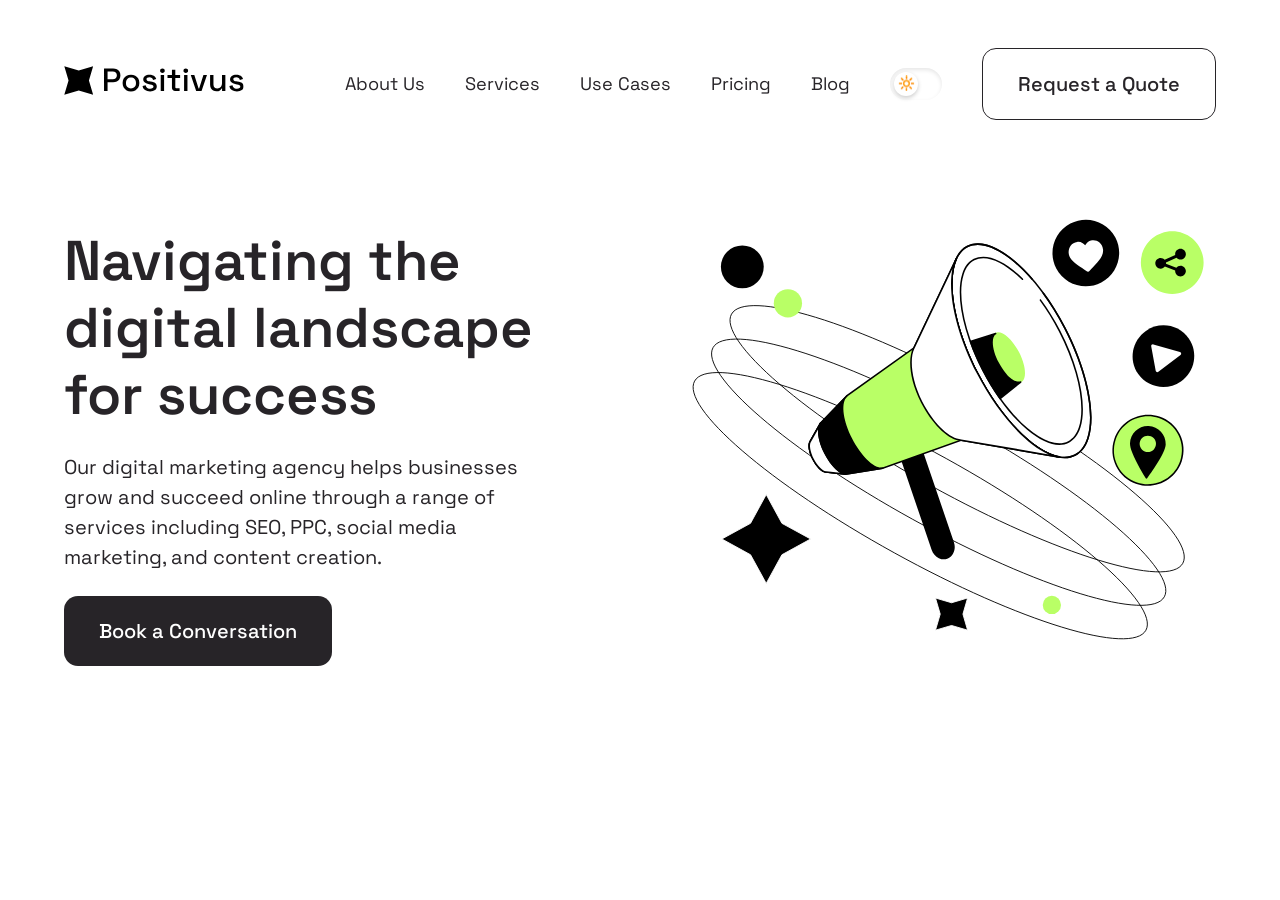
<file: ArbinBhasima/index.html>
<!doctype html>
<html lang="en">
  <head>
    <meta charset="UTF-8" />
    <meta name="viewport" content="width=device-width, initial-scale=1.0" />

    <!-- space grotesk font -->
    <link rel="preconnect" href="https://fonts.googleapis.com" />
    <link rel="preconnect" href="https://fonts.gstatic.com" crossorigin />
    <link
      href="https://fonts.googleapis.com/css2?family=Space+Grotesk:wght@300..700&display=swap"
      rel="stylesheet"
    />

    <link rel="icon" type="image/x-icon" href="./favicon.ico" />
    <link rel="stylesheet" href="./styles/style.css" />
    <script src="./scripts/script.js" defer></script>
    <title>Arbin Bhasima - Positivus</title>
  </head>
  <body>
    <!-- landing section -->
    <section class="landing-page">
      <!-- header -->
      <header class="header">
        <a href="#" class="logo-link">
          <img src="./images/full-logo.svg" alt="Positivus Logo" class="logo" />
        </a>

        <!-- desktop  nav links -->
        <nav class="desktop-nav">
          <ul class="nav-list">
            <li><a href="#" class="nav-list-item">About Us</a></li>
            <li><a href="#" class="nav-list-item">Services</a></li>
            <li><a href="#" class="nav-list-item">Use Cases</a></li>
            <li><a href="#" class="nav-list-item">Pricing</a></li>
            <li><a href="#" class="nav-list-item">Blog</a></li>

            <li>
              <button class="theme-toggle-btn theme-toggle" aria-label="Toggle theme">
                <span class="toggle-track">
                  <span class="toggle-thumb">
                    <span class="icon sun-icon">🔆</span>
                    <span class="icon moon-icon">🌙</span>
                  </span>
                </span>
              </button>

            </li>

            <li>
              <a href="#"  class="btn btn-outline">
                Request a Quote
              </a>
            </li>
          </ul>
        </nav>

        <!-- Hamburger Button -->

        <button id="btn-hamburger" class="hamburger-btn" aria-label="Open Menu">
          <span></span>
          <span></span>
          <span></span>
        </button>

        <div id="overlay" class="overlay"></div>

        <aside id="sidebar" class="sidebar-drawer">
          <button
            id="btn-sidebar-close"
            class="sidebar-close-btn"
            aria-label="Close Menu"
          >
            X
          </button>

          <nav class="sidebar-nav">
            <ul class="sidebar-nav-list">
              <li><a href="#" class="sidebar-link">About Us</a></li>
              <li><a href="#" class="sidebar-link">Services</a></li>
              <li><a href="#" class="sidebar-link">Use Cases</a></li>
              <li><a href="#" class="sidebar-link">Pricing</a></li>
              <li><a href="#" class="sidebar-link">Blog</a></li>
              <li>
                <div class="sidebar-theme-wrapper">
                  <button class="theme-toggle-btn theme-toggle" aria-label="Toggle Theme">
                    <span class="toggle-track">
                      <span class="toggle-thumb">
                        <span class="icon sun-icon">🔆</span>
                        <span class="icon moon-icon">🌙</span>
                      </span>
                    </span>
                  </button>
                </div>
              </li>
              <li>
                <a href="#" class="btn btn-outline"> 
                  Request a Quote
                </a>
              </li>
            </ul>
          </nav>
        </aside>
      </header>

      <!-- hero section -->
      <section class="hero-section">
        <div class="hero-text-container">
          <h1 class="hero-title">
            Navigating the digital landscape for success
          </h1>
          <p class="hero-description">
            Our digital marketing agency helps businesses grow and succeed
            online through a range of services including SEO, PPC, social media
            marketing, and content creation.
          </p>
          <a href="#" class="btn btn-secondary">
              Book a Conversation
          </a>
        </div>

        <div class="hero-image-container">
          <img
            src="./images/hero-image.svg"
            class="hero-image"
            alt="Marketing illustration"
          />
        </div>
      </section>
    </section>
  </body>
</html>
</file>
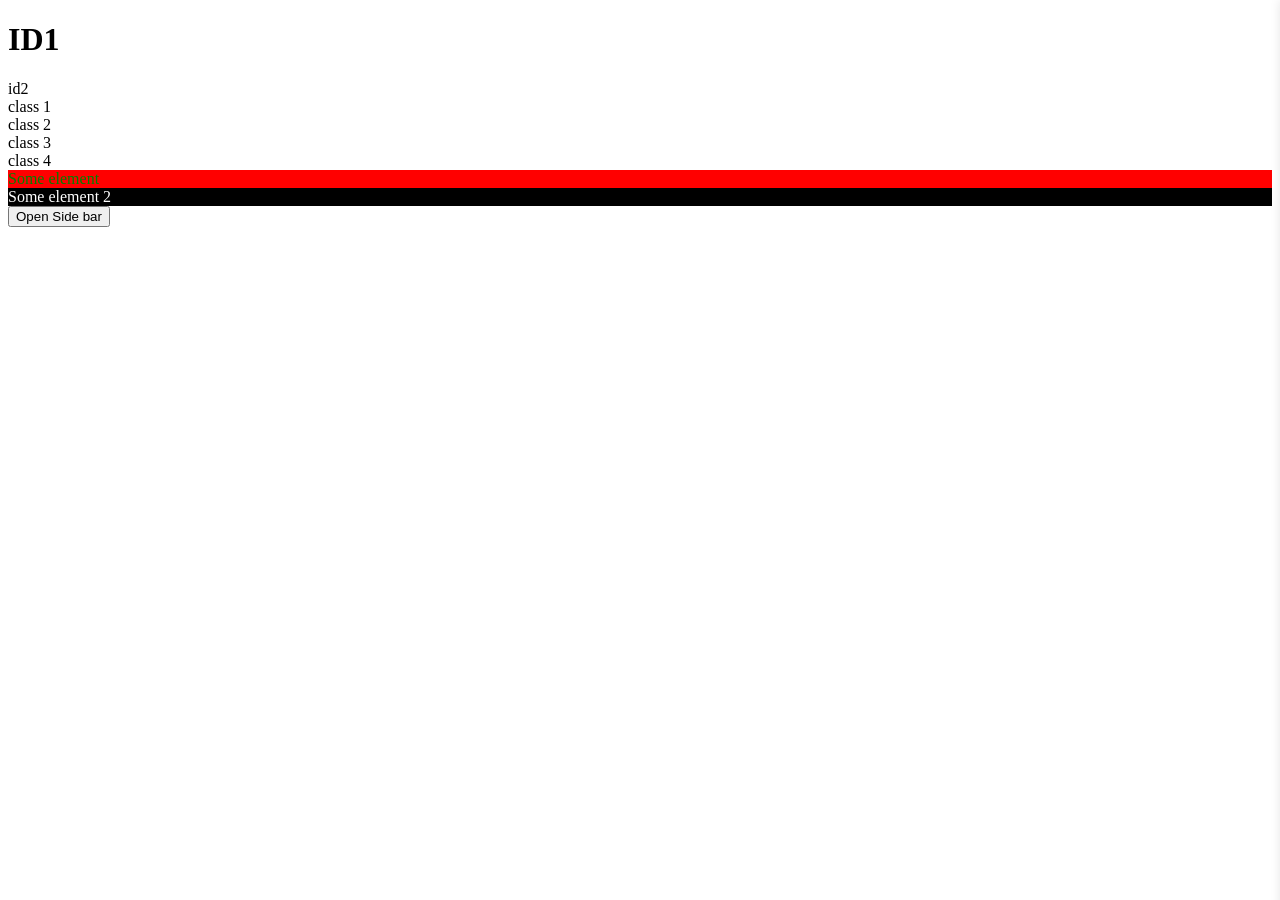
<file: day-10/index.html>
<!doctype html>
<html lang="en">
  <head>
    <meta charset="UTF-8" />
    <meta name="viewport" content="width=device-width, initial-scale=1.0" />
    <title>Document</title>
    <script defer src="./script.js"></script>
    <style>
      [data-attribute-name] {
        background-color: black;
        color: white;
      }

      [data-attribute-name="attribute-value-1"] {
        background-color: red;
        color: green;
      }

      .sidebar {
        position: fixed;
        right: 0;
        width: 300px;
        height: 100dvh;
        padding: 20px;
        border: 1px solid #e4e3e3;
        background: white;
        box-shadow: 0 0 10px rgba(0, 0, 0, 0.1);
        top: 0;
      }
      .sidebar__button {
        position: absolute;
        top: 10px;
        right: 10px;
      }

      [data-sidebar-open="false"] {
        transform: translateX(100%);
        transition: transform 0.3s ease-in-out;
      }
      [data-sidebar-open="true"] {
        transform: translateX(0);
        transition: transform 0.3s ease-in-out;
      }
    </style>
  </head>
  <body>
    <div id="id-1-selection">id1</div>
    <div id="id-2-selection">id2</div>
    <div class="class-selection">class 1</div>
    <div class="class-selection">class 2</div>
    <div class="class-selection">class 3</div>
    <div class="class-selection">class 4</div>

    <!-- Data attributes -->
    <div data-attribute-name="attribute-value-1">Some element</div>
    <div data-attribute-name="attribute-value-2">Some element 2</div>
    <button id="btn-open-sidebar">
      <span>Open Side bar</span>
    </button>

    <!-- Sidebar / SHeet -->
    <aside class="sidebar" data-sidebar-open="false">
      <h2>Sidebar</h2>
      <button id="btn-close-sidebar" class="sidebar__button">X</button>
      <p>
        Lorem ipsum dolor sit amet consectetur adipisicing elit. Quisquam
        voluptatum, quod, quia, voluptates quibusdam voluptatibus quas quibusdam
        quae quibusdam. Quisquam voluptatum, quod, quia, voluptates quibusdam
        voluptatibus quas quibusdam quae quibusdam.
      </p>
    </aside>
  </body>
</html>
</file>
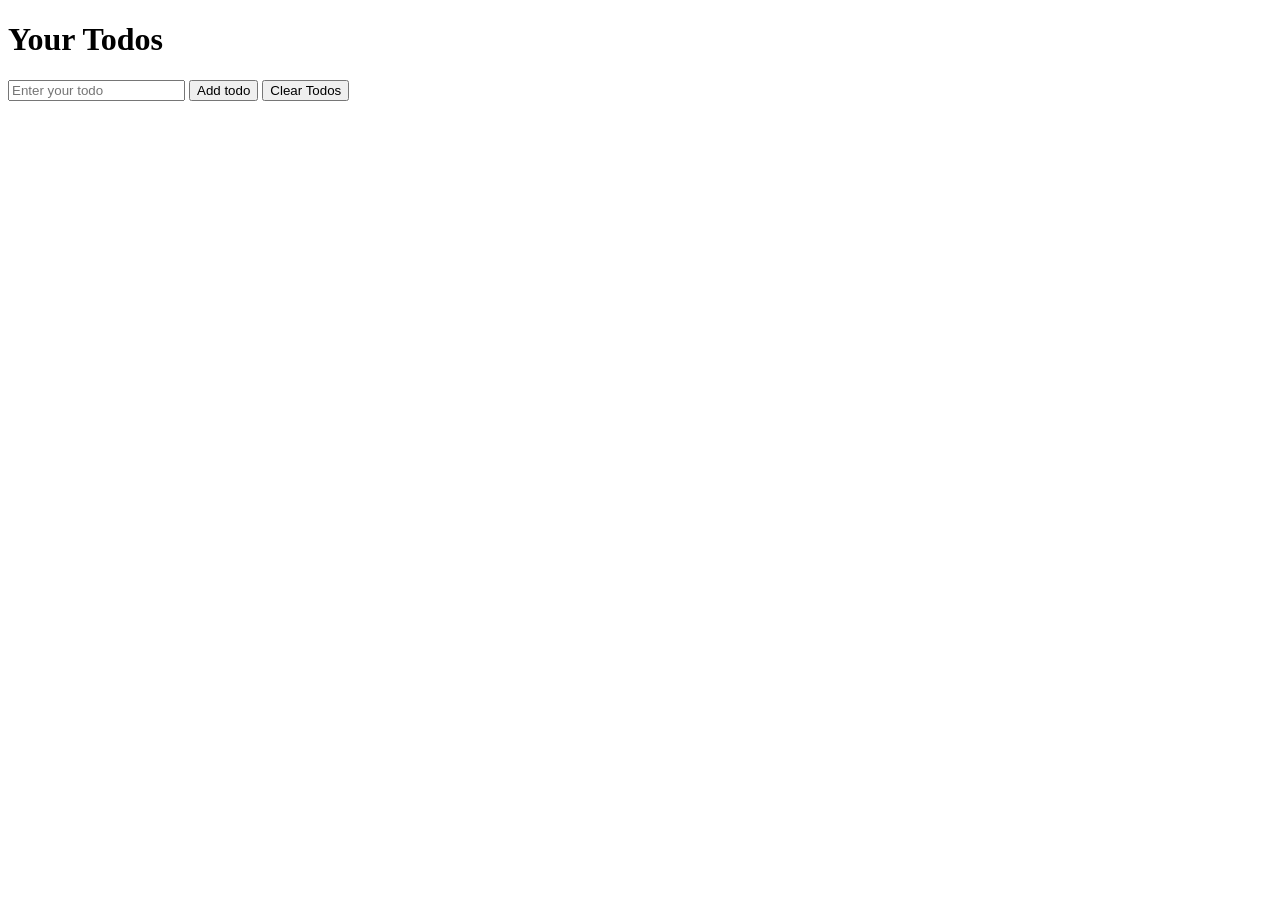
<file: day-11/index.html>
<!doctype html>
<html lang="en">
  <head>
    <meta charset="UTF-8" />
    <meta name="viewport" content="width=device-width, initial-scale=1.0" />
    <title>Document</title>
    <script type="module" defer src="./main.js"></script>
    <style>
      ul {
        list-style-type: disc;
      }
    </style>
  </head>
  <body>
    <h1>Your Todos</h1>
    <div>
      <form id="todo-form">
        <input id="todo-input" placeholder="Enter your todo" />
        <button type="submit">Add todo</button>
        <button id="clear-todos" type="button">Clear Todos</button>
      </form>
    </div>
    <ul id="todo-list">
      <!-- <li id="todo-item">
        <p>This is my todo element</p>
      </li>
      <li id="todo-item">
        <p>This is my todo element</p>
      </li>
      <li id="todo-item">
        <p>This is my todo element</p>
      </li> -->
    </ul>
  </body>
</html>
</file>
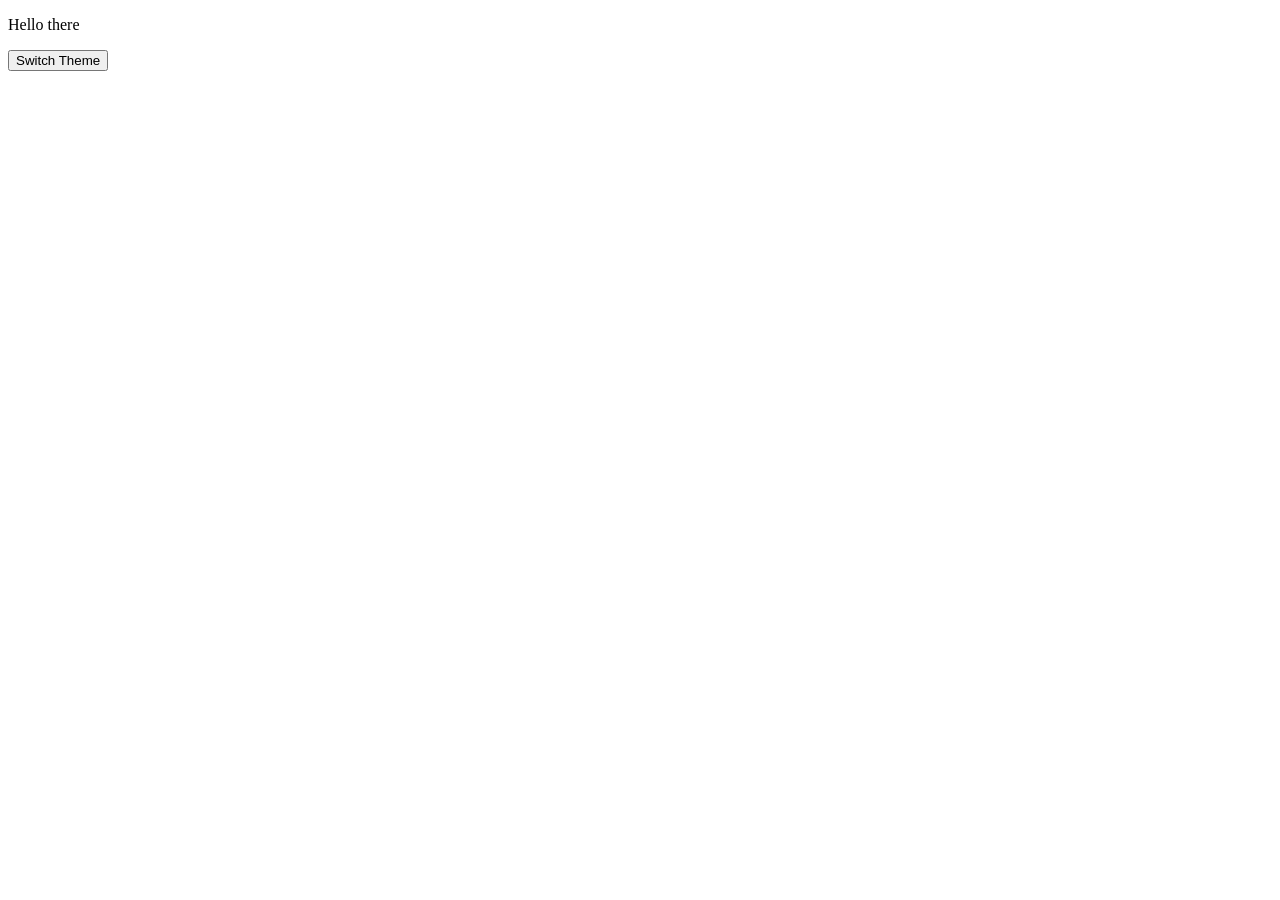
<file: day-9/index.html>
<!doctype html>
<html lang="en">
  <head>
    <meta charset="UTF-8" />
    <meta name="viewport" content="width=device-width, initial-scale=1.0" />
    <title>Document</title>
    <script defer src="./index.js"></script>
    <style>
      :root {
        --bg-primary: #fff;
        --text-primary: #000;
      }

      .dark {
        --bg-primary: #000;
        --text-primary: #fff;
      }

      body {
        background-color: var(--bg-primary);
        color: var(--text-primary);
      }
    </style>
  </head>
  <body>
    <p>Hello there</p>
    <button id="theme-switch">Switch Theme</button>
  </body>
</html>
</file>
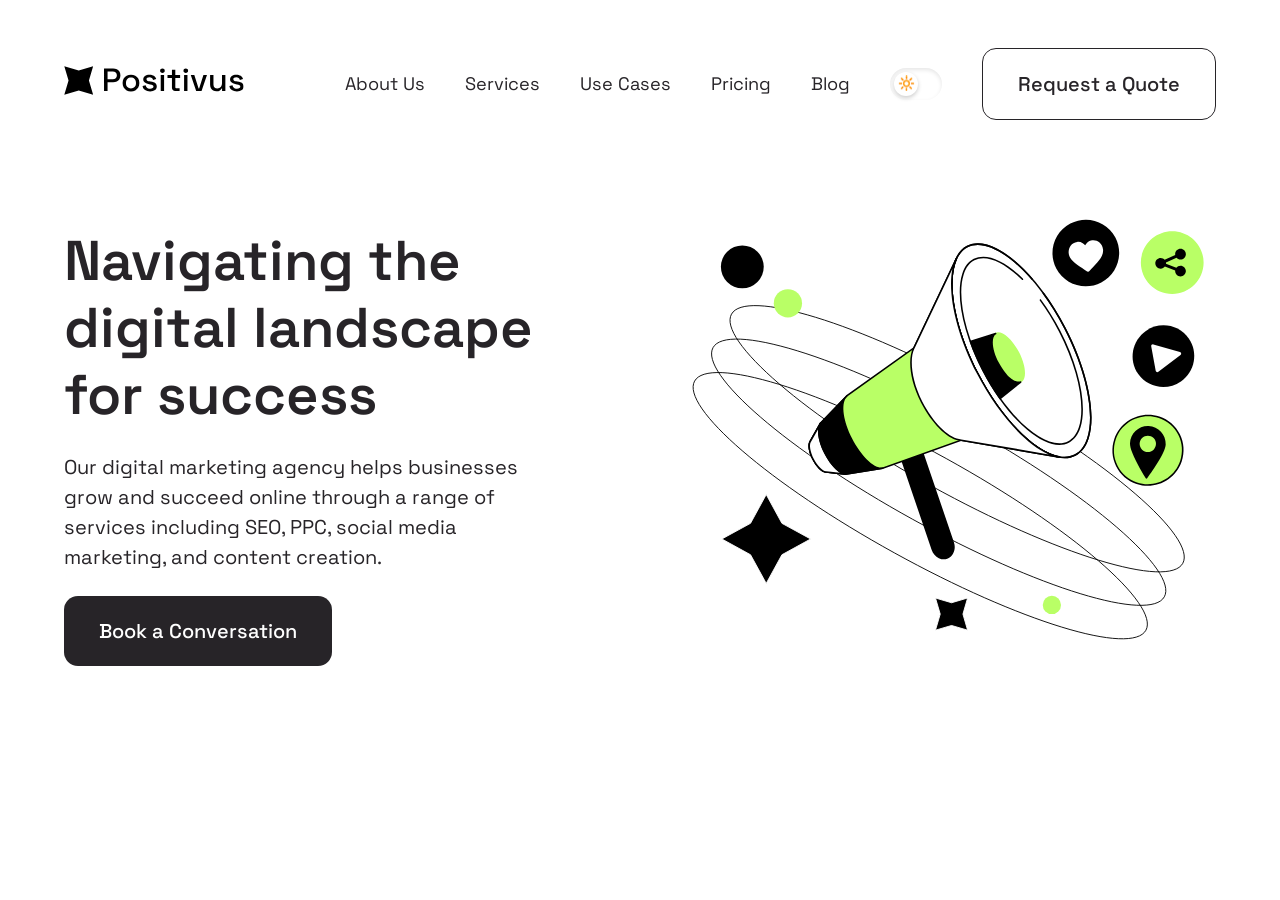
<file: ArbinBhasima/FigmaToCode/index.html>
<!doctype html>
<html lang="en">
  <head>
    <meta charset="UTF-8" />
    <meta name="viewport" content="width=device-width, initial-scale=1.0" />

    <!-- space grotesk font -->
    <link rel="preconnect" href="https://fonts.googleapis.com" />
    <link rel="preconnect" href="https://fonts.gstatic.com" crossorigin />
    <link
      href="https://fonts.googleapis.com/css2?family=Space+Grotesk:wght@300..700&display=swap"
      rel="stylesheet"
    />

    <link rel="icon" type="image/x-icon" href="./favicon.ico" />
    <link rel="stylesheet" href="./styles/style.css" />
    <script src="./scripts/script.js" defer></script>
    <title>Arbin Bhasima - Positivus</title>
  </head>
  <body class="dark-mode">
    <!-- landing section -->
    <section class="landing-page">
      <!-- header -->
      <header class="header">
        <a href="#" class="logo-link">
          <img src="./images/full-logo.svg" alt="Positivus Logo" class="logo" />
        </a>

        <!-- desktop  nav links -->
        <nav class="desktop-nav">
          <ul class="nav-list">
            <li><a href="#" class="nav-list-item">About Us</a></li>
            <li><a href="#" class="nav-list-item">Services</a></li>
            <li><a href="#" class="nav-list-item">Use Cases</a></li>
            <li><a href="#" class="nav-list-item">Pricing</a></li>
            <li><a href="#" class="nav-list-item">Blog</a></li>

            <li>
              <button class="theme-toggle-btn theme-toggle" aria-label="Toggle theme">
                <span class="toggle-track">
                  <span class="toggle-thumb">
                    <span class="icon sun-icon">🔆</span>
                    <span class="icon moon-icon">🌙</span>
                  </span>
                </span>
              </button>

            </li>

            <li>
              <a href="#"  class="btn btn-outline">
                Request a Quote
              </a>
            </li>
          </ul>
        </nav>

        <!-- Hamburger Button -->

        <button id="btn-hamburger" class="hamburger-btn" aria-label="Open Menu">
          <span></span>
          <span></span>
          <span></span>
        </button>

        <div id="overlay" class="overlay"></div>

        <aside id="sidebar" class="sidebar-drawer">
          <button
            id="btn-sidebar-close"
            class="sidebar-close-btn"va
            aria-label="Close Menu"
          >
            X
          </button>

          <nav class="sidebar-nav">
            <ul class="sidebar-nav-list">
              <li><a href="#" class="sidebar-link">About Us</a></li>
              <li><a href="#" class="sidebar-link">Services</a></li>
              <li><a href="#" class="sidebar-link">Use Cases</a></li>
              <li><a href="#" class="sidebar-link">Pricing</a></li>
              <li><a href="#" class="sidebar-link">Blog</a></li>
              <li>
                <div class="sidebar-theme-wrapper">
                  <button class="theme-toggle-btn theme-toggle" aria-label="Toggle Theme">
                    <span class="toggle-track">
                      <span class="toggle-thumb">
                        <span class="icon sun-icon">🔆</span>
                        <span class="icon moon-icon">🌙</span>
                      </span>
                    </span>
                  </button>
                </div>
              </li>
              <li>
                <a href="#" class="btn btn-outline"> 
                  Request a Quote
                </a>
              </li>
            </ul>
          </nav>
        </aside>
      </header>

      <!-- hero section -->
      <section class="hero-section">
        <div class="hero-text-container">
          <h1 class="hero-title">
            Navigating the digital landscape for success
          </h1>
          <p class="hero-description">
            Our digital marketing agency helps businesses grow and succeed
            online through a range of services including SEO, PPC, social media
            marketing, and content creation.
          </p>
          <a href="#" class="btn btn-secondary">
              Book a Conversation
          </a>
        </div>

        <div class="hero-image-container">
          <img
            src="./images/hero-image.svg"
            class="hero-image"
            alt="Marketing illustration"
          />
        </div>
      </section>
    </section>
  </body>
</html>
</file>
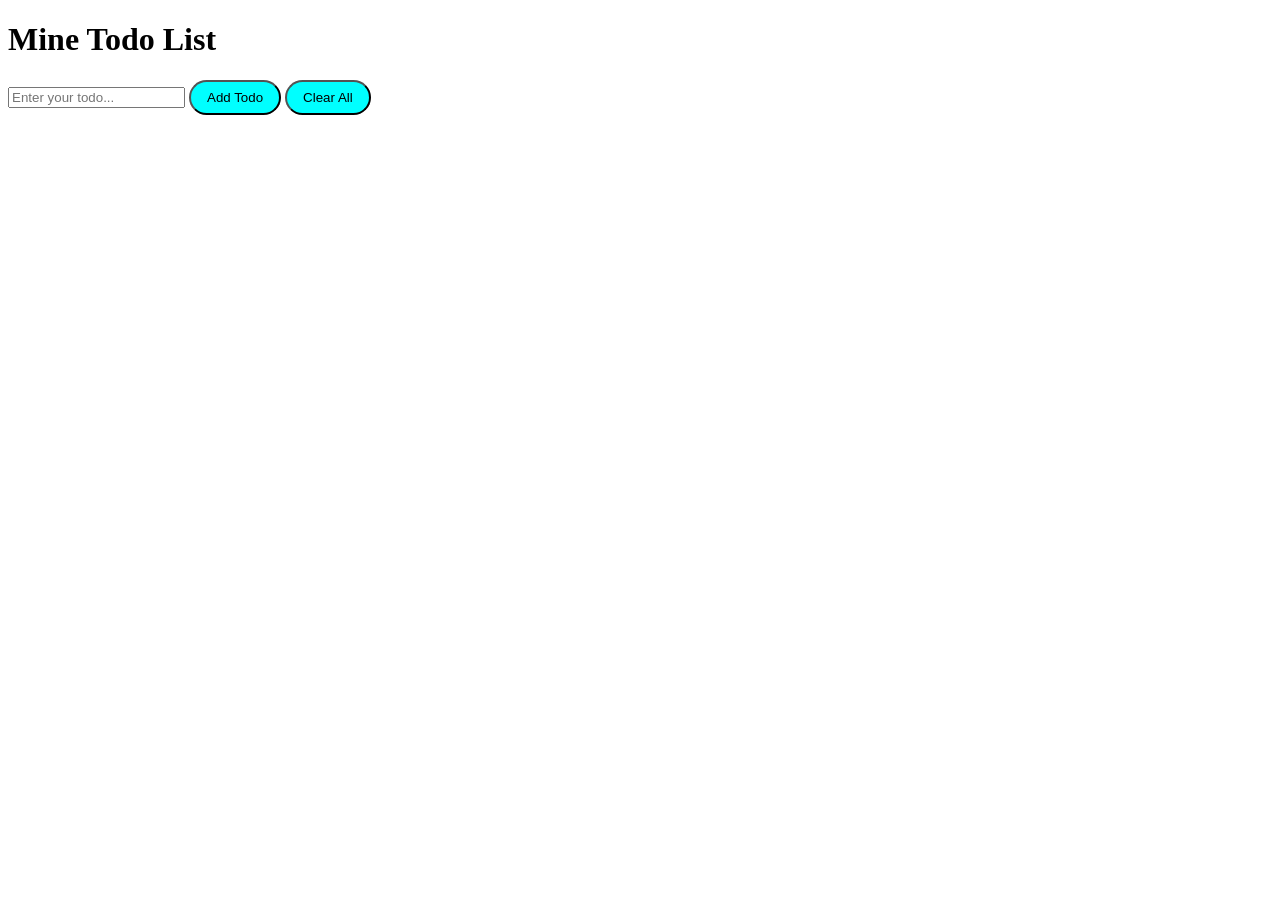
<file: ArbinBhasima/TodoListOOP/index.html>
<!DOCTYPE html>
<html lang="en">
<head>
    <meta charset="UTF-8">
    <meta name="viewport" content="width=device-width, initial-scale=1.0">
    <title>Arbin Todo List OOP</title>
    <link rel="stylesheet" href="./styles.css">
    <script type="module" src="./src/main.js" defer></script>
</head>
<body>
    <h1>Mine Todo List</h1>
    <div>
        <form id="todo-form">
            <input id="todo-input" pattern=".*\S.*" placeholder="Enter your todo..." required/>
            <button class="btn" type="submit">Add Todo</button>
            <button class="btn" id="clear-btn" type="button">Clear All</button>
        </form>
    </div>
    <ul id="todo-list"></ul>
</body>
</html>
</file>
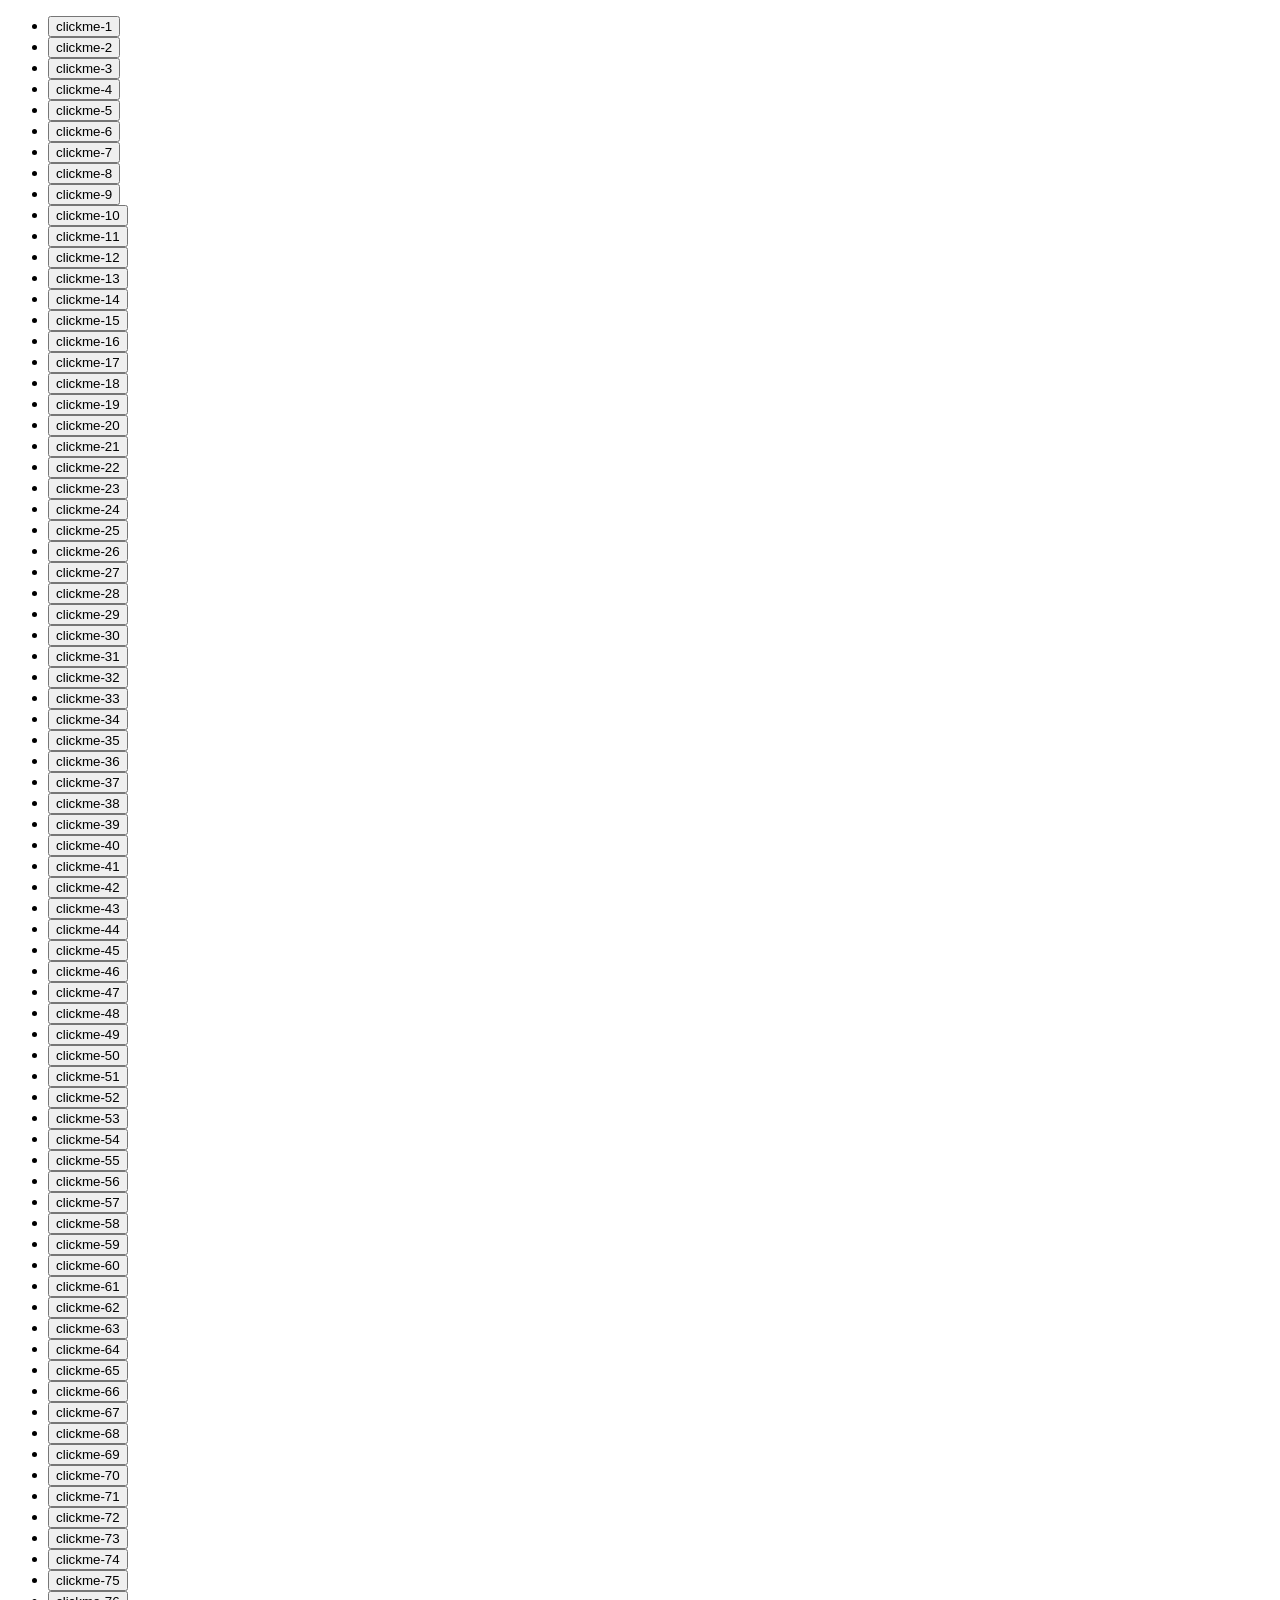
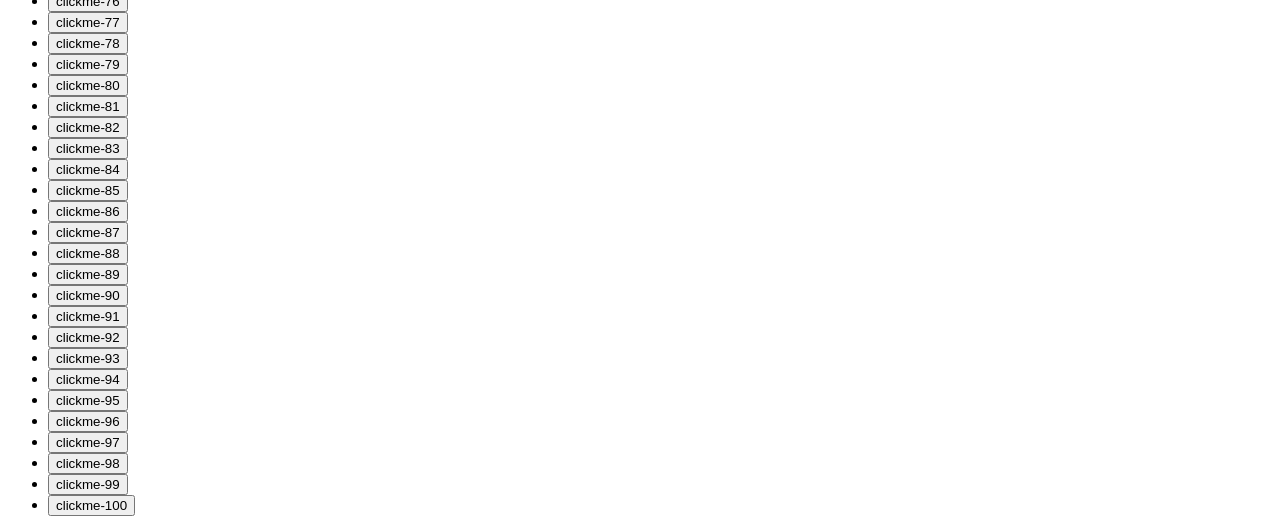
<file: day-10/react.html>
<!doctype html>
<html lang="en">
  <head>
    <meta charset="UTF-8" />
    <meta name="viewport" content="width=device-width, initial-scale=1.0" />
    <title>Document</title>
    <script defer src="./react.js"></script>
  </head>
  <body>
    <div id="root">
      <ul id="ul">
        <li>
          <button id="1">clickme-1</button>
        </li>
        <li>
          <button id="2">clickme-2</button>
        </li>
        <li>
          <button id="3">clickme-3</button>
        </li>
        <li>
          <button id="4">clickme-4</button>
        </li>
        <li>
          <button id="5">clickme-5</button>
        </li>
        <li>
          <button id="6">clickme-6</button>
        </li>
        <li>
          <button id="7">clickme-7</button>
        </li>
        <li>
          <button id="8">clickme-8</button>
        </li>
        <li>
          <button id="9">clickme-9</button>
        </li>
        <li>
          <button id="10">clickme-10</button>
        </li>
        <li>
          <button id="11">clickme-11</button>
        </li>
        <li>
          <button id="12">clickme-12</button>
        </li>
        <li>
          <button id="13">clickme-13</button>
        </li>
        <li>
          <button id="14">clickme-14</button>
        </li>
        <li>
          <button id="15">clickme-15</button>
        </li>
        <li>
          <button id="16">clickme-16</button>
        </li>
        <li>
          <button id="17">clickme-17</button>
        </li>
        <li>
          <button id="18">clickme-18</button>
        </li>
        <li>
          <button id="19">clickme-19</button>
        </li>
        <li>
          <button id="20">clickme-20</button>
        </li>
        <li>
          <button id="21">clickme-21</button>
        </li>
        <li>
          <button id="22">clickme-22</button>
        </li>
        <li>
          <button id="23">clickme-23</button>
        </li>
        <li>
          <button id="24">clickme-24</button>
        </li>
        <li>
          <button id="25">clickme-25</button>
        </li>
        <li>
          <button id="26">clickme-26</button>
        </li>
        <li>
          <button id="27">clickme-27</button>
        </li>
        <li>
          <button id="28">clickme-28</button>
        </li>
        <li>
          <button id="29">clickme-29</button>
        </li>
        <li>
          <button id="30">clickme-30</button>
        </li>
        <li>
          <button id="31">clickme-31</button>
        </li>
        <li>
          <button id="32">clickme-32</button>
        </li>
        <li>
          <button id="33">clickme-33</button>
        </li>
        <li>
          <button id="34">clickme-34</button>
        </li>
        <li>
          <button id="35">clickme-35</button>
        </li>
        <li>
          <button id="36">clickme-36</button>
        </li>
        <li>
          <button id="37">clickme-37</button>
        </li>
        <li>
          <button id="38">clickme-38</button>
        </li>
        <li>
          <button id="39">clickme-39</button>
        </li>
        <li>
          <button id="40">clickme-40</button>
        </li>
        <li>
          <button id="41">clickme-41</button>
        </li>
        <li>
          <button id="42">clickme-42</button>
        </li>
        <li>
          <button id="43">clickme-43</button>
        </li>
        <li>
          <button id="44">clickme-44</button>
        </li>
        <li>
          <button id="45">clickme-45</button>
        </li>
        <li>
          <button id="46">clickme-46</button>
        </li>
        <li>
          <button id="47">clickme-47</button>
        </li>
        <li>
          <button id="48">clickme-48</button>
        </li>
        <li>
          <button id="49">clickme-49</button>
        </li>
        <li>
          <button id="50">clickme-50</button>
        </li>
        <li>
          <button id="51">clickme-51</button>
        </li>
        <li>
          <button id="52">clickme-52</button>
        </li>
        <li>
          <button id="53">clickme-53</button>
        </li>
        <li>
          <button id="54">clickme-54</button>
        </li>
        <li>
          <button id="55">clickme-55</button>
        </li>
        <li>
          <button id="56">clickme-56</button>
        </li>
        <li>
          <button id="57">clickme-57</button>
        </li>
        <li>
          <button id="58">clickme-58</button>
        </li>
        <li>
          <button id="59">clickme-59</button>
        </li>
        <li>
          <button id="60">clickme-60</button>
        </li>
        <li>
          <button id="61">clickme-61</button>
        </li>
        <li>
          <button id="62">clickme-62</button>
        </li>
        <li>
          <button id="63">clickme-63</button>
        </li>
        <li>
          <button id="64">clickme-64</button>
        </li>
        <li>
          <button id="65">clickme-65</button>
        </li>
        <li>
          <button id="66">clickme-66</button>
        </li>
        <li>
          <button id="67">clickme-67</button>
        </li>
        <li>
          <button id="68">clickme-68</button>
        </li>
        <li>
          <button id="69">clickme-69</button>
        </li>
        <li>
          <button id="70">clickme-70</button>
        </li>
        <li>
          <button id="71">clickme-71</button>
        </li>
        <li>
          <button id="72">clickme-72</button>
        </li>
        <li>
          <button id="73">clickme-73</button>
        </li>
        <li>
          <button id="74">clickme-74</button>
        </li>
        <li>
          <button id="75">clickme-75</button>
        </li>
        <li>
          <button id="76">clickme-76</button>
        </li>
        <li>
          <button id="77">clickme-77</button>
        </li>
        <li>
          <button id="78">clickme-78</button>
        </li>
        <li>
          <button id="79">clickme-79</button>
        </li>
        <li>
          <button id="80">clickme-80</button>
        </li>
        <li>
          <button id="81">clickme-81</button>
        </li>
        <li>
          <button id="82">clickme-82</button>
        </li>
        <li>
          <button id="83">clickme-83</button>
        </li>
        <li>
          <button id="84">clickme-84</button>
        </li>
        <li>
          <button id="85">clickme-85</button>
        </li>
        <li>
          <button id="86">clickme-86</button>
        </li>
        <li>
          <button id="87">clickme-87</button>
        </li>
        <li>
          <button id="88">clickme-88</button>
        </li>
        <li>
          <button id="89">clickme-89</button>
        </li>
        <li>
          <button id="90">clickme-90</button>
        </li>
        <li>
          <button id="91">clickme-91</button>
        </li>
        <li>
          <button id="92">clickme-92</button>
        </li>
        <li>
          <button id="93">clickme-93</button>
        </li>
        <li>
          <button id="94">clickme-94</button>
        </li>
        <li>
          <button id="95">clickme-95</button>
        </li>
        <li>
          <button id="96">clickme-96</button>
        </li>
        <li>
          <button id="97">clickme-97</button>
        </li>
        <li>
          <button id="98">clickme-98</button>
        </li>
        <li>
          <button id="99">clickme-99</button>
        </li>
        <li>
          <button id="100">clickme-100</button>
        </li>
      </ul>
    </div>
  </body>
</html>
</file>
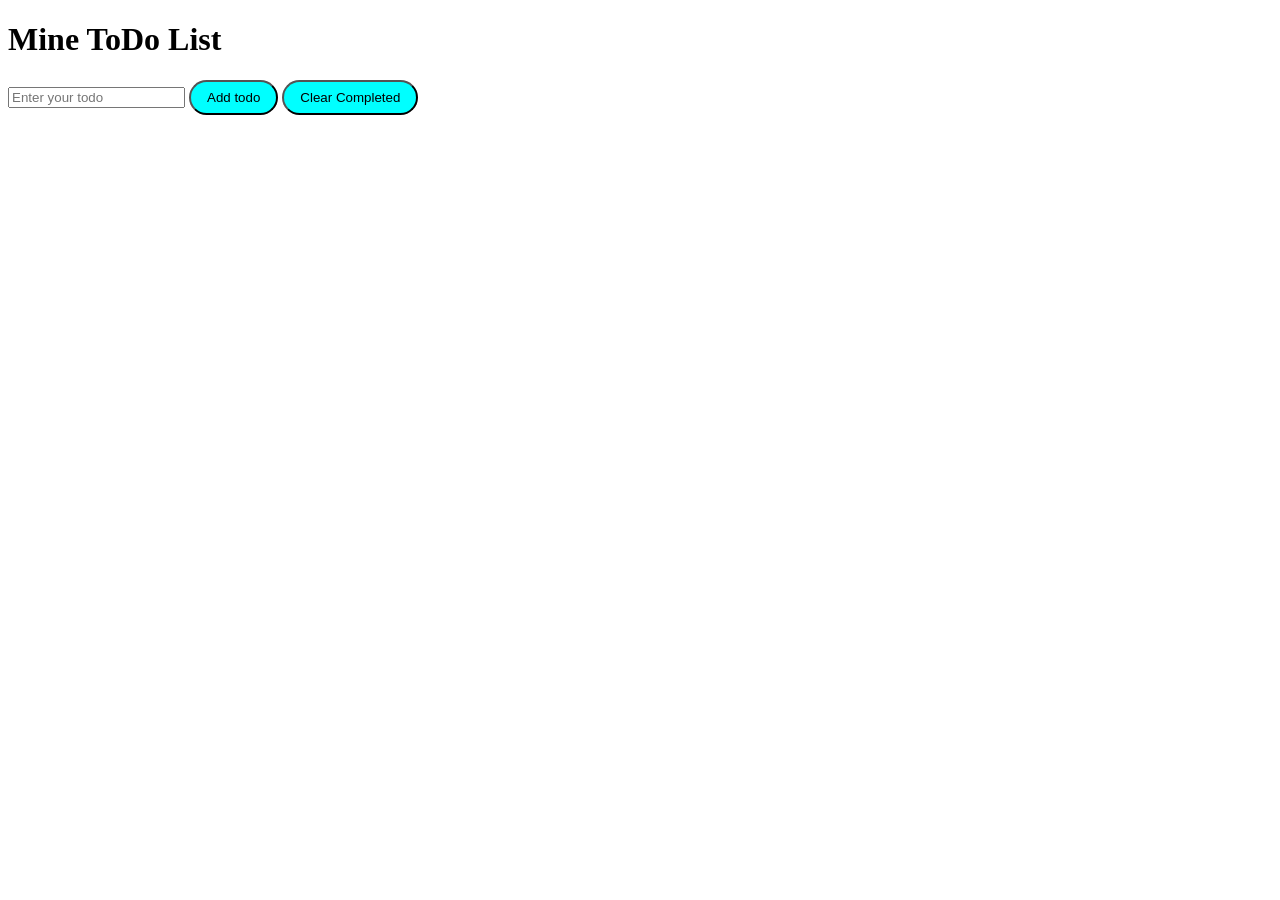
<file: ArbinBhasima/TodoList/todo.html>
<!doctype html>
<html lang="en">
  <head>
    <meta charset="UTF-8" />
    <meta name="viewport" content="width=device-width, initial-scale=1.0" />
    <title>Arbin's Todo List</title>
    <link rel="stylesheet" href="./style.css">
    <script defer src="./todo.js"></script>
  </head>
  <body>
    <h1>Mine ToDo List</h1>
    <div>
      <form id="todo-form">
        <input id="todo-input" pattern=".*\S.*" placeholder="Enter your todo" autocomplete="off" required/>
        <button class="btn" type="submit">Add todo</button>
      <button id="clear-btn" class="btn" type="button">Clear Completed</button>
      </form>
    </div>
    <ul id="todo-list">
      <!-- <li id="todo-item">
        <p>This is my todo element</p>
      </li>
      <li id="todo-item">
        <p>This is my todo element</p>
      </li>
      <li id="todo-item">
        <p>This is my todo element</p>
      </li> -->
    </ul>   
  </body>
</html>
</file>
<file: ArbinBhasima/styles/style.css>
* {
  padding: 0;
  margin: 0;
  box-sizing: border-box;
}

:root {
  --clr-primary: hsl(0, 0%, 100%);
  --clr-secondary: hsl(280, 5%, 15%);
  --clr-accent: hsl(87, 100%, 70%);
  --clr-grey: hsl(0, 0%, 95%);
  --font-main: "Space Grotesk", sans-serif;
  --toggle-bg: hsl(214, 32%, 91%);
  --toggle-thumb: hsl(0, 0%, 100%);
}

@supports (color: oklch(0% 0 0)) {
  :root {
  --clr-primary: hsl(0, 0%, 100%);
  --clr-secondary: hsl(280, 5%, 15%);
  --clr-accent: hsl(87, 100%, 70%);
  --clr-grey: hsl(0, 0%, 95%);
  }
}





body {
  font-family: var(--font-main);
  background-color: var(--clr-primary);
  color: var(--clr-secondary);
  padding: 1.25rem;
  line-height: 1.5;
}


body.dark-mode{
  --clr-primary: hsl(280, 5%, 15%);
  --clr-secondary: hsl(0, 0%, 100%);
  --clr-grey: hsl(0, 0%, 95%);
  --toggle-btn: hsl(215, 25%, 27%);
  --toggle-thumb: hsl(222, 47%, 11%);
}





ul {
  list-style: none;
}

h1 {
  font-size: 2.5rem;
  font-weight: 600;
  line-height: 1.2;
}

p {
  font-size: 1.125rem;
  font-weight: 400;
  color: var(--clr-secondary);
}

.btn {
  display: inline-block;
  padding: 1.25rem 2.18rem;
  border-radius: 0.875rem;
  font-size: 1.25rem;
  font-weight: 500;
  text-decoration: none;
  text-align: center;
  cursor: pointer;
  transition: all 125ms ease-in-out;
}

.btn-outline {
  border: 1px solid var(--clr-secondary);
  background: transparent;
  color: var(--clr-secondary);
}

.btn-outline:hover {
  background-color: var(--clr-secondary);
  color: var(--clr-primary);
}

.btn-secondary {
  border: none;
  background: var(--clr-secondary);
  color: var(--clr-primary);
}

.btn-secondary:hover {
  opacity: 0.85;
}

.landing-page {
  max-width: 1240px;
  margin: 0 auto;
  display: flex;
  flex-direction: column;
  gap: 2.5rem;
}

.header {
  display: flex;
  justify-content: space-between;
  align-items: center;
  padding: 1rem 0;
  position: relative;
}

.logo {
  width: 9rem;
  height: auto;
}

.desktop-nav {
  display: none;
}

.nav-list {
  display: flex;
  align-items: center;
  gap: 2.5rem;
}

.nav-list-item {
  text-decoration: none;
  color: var(--clr-secondary);
  font-size: 1.135rem;
  transition: opacity 120ms ease-in-out;
}

.nav-list-item:hover {
  opacity: 0.6;
}

.hamburger-btn {
  display: flex;
  flex-direction: column;
  justify-content: space-around;
  width: 2rem;
  height: 1.5rem;
  background: transparent;
  border: none;
  cursor: pointer;
  padding: 0;
  z-index: 10;
}

.hamburger-btn span {
  width: 100%;
  height: 3px;
  background-color: var(--clr-secondary);
  border-radius: 2px;
}

.sidebar-drawer {
  position: fixed;
  top: 0;
  right: 0;
  width: 80%;
  max-width: 320px;
  height: 100vh;
  background-color: var(--clr-primary);
  box-shadow: -5px 0 25px rgba(0, 0, 0, 0.15);
  padding: 4rem 2rem;
  display: flex;
  flex-direction: column;
  transform: translateX(100%);
  transition: transform 225ms ease-in-out;
  z-index: 100;
}

.sidebar-drawer.is-open {
  transform: translateX(0);
}

.sidebar-close-btn {
  position: absolute;
  top: 1.5rem;
  right: 1.5rem;
  font-size: 2rem;
  background: none;
  border: none;
  cursor: pointer;
  color: var(--clr-secondary);
}

.sidebar-nav-list {
  display: flex;
  flex-direction: column;
  gap: 1.75rem;
}

.sidebar-link {
  text-decoration: none;
  color: var(--clr-secondary);
  font-size: 1.25rem;
  font-weight: 500;
}

.hero-section {
  display: flex;
  flex-direction: column;
  gap: 2rem;
}

.hero-text-container {
  display: flex;
  flex-direction: column;
  gap: 1.5rem;
  align-items: flex-start;
}

.hero-image-container img {
  width: 100%;
  height: auto;
}

.overlay {
  position: fixed;
  top: 0;
  right: 0;
  width: 100vw;
  height: 100vh;
  background-color: rgba(0, 0, 0, 0.4);
  backdrop-filter: blur(5px);
  -webkit-backdrop-filter: blur(5px);
  opacity: 0;
  pointer-events: none;
  transition: opacity 225ms ease-in-out;
  z-index: 90;
}

.overlay.is-active {
  opacity: 1;
  pointer-events: auto;
}


/* theme toggle style */
.theme-toggle-btn{
  background-color: var(--clr-primary);
  border: none;
  cursor: pointer;
  padding: 0;
  display: flex;
  align-items: center;
}


.toggle-track{
  width: 3.25rem;
  height: 2rem
  background-color: var(--toggle-bg);
  border-radius: 2rem;
  padding: 0.25rem; 
  display: flex;
  align-items: center;
  transition: background-color 180ms ease;
  box-shadow: inset 0 2px 4px rgba(0,0,0,0.1);
  position: relative;
}


.toggle-thumb{
  width: 1.5rem;
  height: 1.5rem;
  background-color: var(--toggle-thumb);
  border-radius: 50%;
  display: flex;
  align-items: center;
  justify-content: center;
  font-size: 0.85rem;
  transition: transform 180ms cubic-bezier(0.4, 0, 0.2, 1);
  box-shadow: 0 2px 4px rgba(0,0,0,0.2);
  overflow: hidden;
  position: relative;
}

.toggle-thumb .icon{
  display: flex;
  align-items: center;
  justify-content: center;
  line-height: 1;
}

.toggle-thumb .moon-icon{
  display: none;
}

/* dark mode state */
body.dark-mode .toggle-thumb{
  transform: translateX(1.5rem);
}

body.dark-mode .toggle-thumb .sun-icon{
  display: none;
}
body.dark-mode .toggle-thumb .moon-icon{
  display: flex;
}

body.dark-mode .logo {
  filter: brightness(0) invert(1);
}



@media (min-width: 1024px) {
  body {
    padding: 0 4rem;
  }

  .header {
    margin-top: 2rem;
  }

  .logo {
    width: 11.25rem;
  }

  .hamburger-btn,
  .sidebar-drawer {
    display: none;
  }

  .desktop-nav {
    display: block;
  }

  .hero-section {
    display: grid;
    grid-template-columns: 1fr 1fr;
    align-items: center;
    gap: 3.5rem;
    padding-top: 2rem;
  }

  .hero-title {
    font-size: 3.5rem;
  }

  .hero-description {
    font-size: 1.25rem;
    max-width: 31rem;
  }

  .overlay {
    display: none;
  }
}
</file>
<file: ArbinBhasima/FigmaToCode/styles/style.css>
* {
  padding: 0;
  margin: 0;
  box-sizing: border-box;
}

:root {
  --clr-primary: hsl(0, 0%, 100%);
  --clr-secondary: hsl(280, 5%, 15%);
  --clr-accent: hsl(87, 100%, 70%);
  --clr-grey: hsl(0, 0%, 95%);
  --font-main: "Space Grotesk", sans-serif;
  --toggle-bg: hsl(214, 32%, 91%);
  --toggle-thumb: hsl(0, 0%, 100%);
}

@supports (color: oklch(0% 0 0)) {
  :root {
  --clr-primary: hsl(0, 0%, 100%);
  --clr-secondary: hsl(280, 5%, 15%);
  --clr-accent: hsl(87, 100%, 70%);
  --clr-grey: hsl(0, 0%, 95%);
  }
}





body {
  font-family: var(--font-main);
  background-color: var(--clr-primary);
  color: var(--clr-secondary);
  padding: 1.25rem;
  line-height: 1.5;
}


body.dark-mode{
  --clr-primary: hsl(280, 5%, 15%);
  --clr-secondary: hsl(0, 0%, 100%);
  --clr-grey: hsl(0, 0%, 95%);
  --toggle-btn: hsl(215, 25%, 27%);
  --toggle-thumb: hsl(222, 47%, 11%);
}





ul {
  list-style: none;
}

h1 {
  font-size: 2.5rem;
  font-weight: 600;
  line-height: 1.2;
}

p {
  font-size: 1.125rem;
  font-weight: 400;
  color: var(--clr-secondary);
}

.btn {
  display: inline-block;
  padding: 1.25rem 2.18rem;
  border-radius: 0.875rem;
  font-size: 1.25rem;
  font-weight: 500;
  text-decoration: none;
  text-align: center;
  cursor: pointer;
  transition: all 125ms ease-in-out;
}

.btn-outline {
  border: 1px solid var(--clr-secondary);
  background: transparent;
  color: var(--clr-secondary);
}

.btn-outline:hover {
  background-color: var(--clr-secondary);
  color: var(--clr-primary);
}

.btn-secondary {
  border: none;
  background: var(--clr-secondary);
  color: var(--clr-primary);
}

.btn-secondary:hover {
  opacity: 0.85;
}

.landing-page {
  max-width: 1240px;
  margin: 0 auto;
  display: flex;
  flex-direction: column;
  gap: 2.5rem;
}

.header {
  display: flex;
  justify-content: space-between;
  align-items: center;
  padding: 1rem 0;
  position: relative;
}

.logo {
  width: 9rem;
  height: auto;
}

.desktop-nav {
  display: none;
}

.nav-list {
  display: flex;
  align-items: center;
  gap: 2.5rem;
}

.nav-list-item {
  text-decoration: none;
  color: var(--clr-secondary);
  font-size: 1.135rem;
  transition: opacity 120ms ease-in-out;
}

.nav-list-item:hover {
  opacity: 0.6;
}

.hamburger-btn {
  display: flex;
  flex-direction: column;
  justify-content: space-around;
  width: 2rem;
  height: 1.5rem;
  background: transparent;
  border: none;
  cursor: pointer;
  padding: 0;
  z-index: 10;
}

.hamburger-btn span {
  width: 100%;
  height: 3px;
  background-color: var(--clr-secondary);
  border-radius: 2px;
}

.sidebar-drawer {
  position: fixed;
  top: 0;
  right: 0;
  width: 80%;
  max-width: 320px;
  height: 100vh;
  background-color: var(--clr-primary);
  box-shadow: -5px 0 25px rgba(0, 0, 0, 0.15);
  padding: 4rem 2rem;
  display: flex;
  flex-direction: column;
  transform: translateX(100%);
  transition: transform 225ms ease-in-out;
  z-index: 100;
}

.sidebar-drawer.is-open {
  transform: translateX(0);
}

.sidebar-close-btn {
  position: absolute;
  top: 1.5rem;
  right: 1.5rem;
  font-size: 2rem;
  background: none;
  border: none;
  cursor: pointer;
  color: var(--clr-secondary);
}

.sidebar-nav-list {
  display: flex;
  flex-direction: column;
  gap: 1.75rem;
}

.sidebar-link {
  text-decoration: none;
  color: var(--clr-secondary);
  font-size: 1.25rem;
  font-weight: 500;
}

.hero-section {
  display: flex;
  flex-direction: column;
  gap: 2rem;
}

.hero-text-container {
  display: flex;
  flex-direction: column;
  gap: 1.5rem;
  align-items: flex-start;
}

.hero-image-container img {
  width: 100%;
  height: auto;
}

.overlay {
  position: fixed;
  top: 0;
  right: 0;
  width: 100vw;
  height: 100vh;
  background-color: rgba(0, 0, 0, 0.4);
  backdrop-filter: blur(5px);
  -webkit-backdrop-filter: blur(5px);
  opacity: 0;
  pointer-events: none;
  transition: opacity 225ms ease-in-out;
  z-index: 90;
}

.overlay.is-active {
  opacity: 1;
  pointer-events: auto;
}


/* theme toggle style */
.theme-toggle-btn{
  background-color: var(--clr-primary);
  border: none;
  cursor: pointer;
  padding: 0;
  display: flex;
  align-items: center;
}


.toggle-track{
  width: 3.25rem;
  height: 2rem
  background-color: var(--toggle-bg);
  border-radius: 2rem;
  padding: 0.25rem; 
  display: flex;
  align-items: center;
  transition: background-color 180ms ease;
  box-shadow: inset 0 2px 4px rgba(0,0,0,0.1);
  position: relative;
}


.toggle-thumb{
  width: 1.5rem;
  height: 1.5rem;
  background-color: var(--toggle-thumb);
  border-radius: 50%;
  display: flex;
  align-items: center;
  justify-content: center;
  font-size: 0.85rem;
  transition: transform 180ms cubic-bezier(0.4, 0, 0.2, 1);
  box-shadow: 0 2px 4px rgba(0,0,0,0.2);
  overflow: hidden;
  position: relative;
}

.toggle-thumb .icon{
  display: flex;
  align-items: center;
  justify-content: center;
  line-height: 1;
}

.toggle-thumb .moon-icon{
  display: none;
}

/* dark mode state */
body.dark-mode .toggle-thumb{
  transform: translateX(1.5rem);
}

body.dark-mode .toggle-thumb .sun-icon{
  display: none;
}
body.dark-mode .toggle-thumb .moon-icon{
  display: flex;
}

body.dark-mode .logo {
  filter: brightness(0) invert(1);
}



@media (min-width: 1024px) {
  body {
    padding: 0 4rem;
  }

  .header {
    margin-top: 2rem;
  }

  .logo {
    width: 11.25rem;
  }

  .hamburger-btn,
  .sidebar-drawer {
    display: none;
  }

  .desktop-nav {
    display: block;
  }

  .hero-section {
    display: grid;
    grid-template-columns: 1fr 1fr;
    align-items: center;
    gap: 3.5rem;
    padding-top: 2rem;
  }

  .hero-title {
    font-size: 3.5rem;
  }

  .hero-description {
    font-size: 1.25rem;
    max-width: 31rem;
  }

  .overlay {
    display: none;
  }
}
</file>
<file: ArbinBhasima/TodoListOOP/styles.css>
#todo-list{
    list-style: none;
    padding: 0;
}

#todo-list li{ 
    display: flex;
    align-items: center;
    gap: 8px;
}

#todo-list p{
    margin: 0; 
    cursor: pointer;
}

.completed{
    text-decoration: line-through;
    color: #888;
}

.actions{
    margin-top: 12px;
}

.btn{
    background-color: cyan;
    color: black;
    padding: 8px 16px;
    cursor: pointer;
    border-radius: 4rem;
}

.btn:hover{
    background-color: black;
    color: cyan;
    border: 2px solid cyan;
}
</file>
<file: ArbinBhasima/TodoList/style.css>
#todo-list{
    list-style: none;
    padding: 0;
}

#todo-list li{ 
    display: flex;
    align-items: center;
    gap: 8px;
}

#todo-list p{
    margin: 0; 
    cursor: pointer;
}

.completed{
    text-decoration: line-through;
    color: #888;
}

.actions{
    margin-top: 12px;
}

.btn{
    background-color: cyan;
    color: black;
    padding: 8px 16px;
    cursor: pointer;
    border-radius: 4rem;
}

.btn:hover{
    background-color: black;
    color: cyan;
    border: 2px solid cyan;
}
</file>
